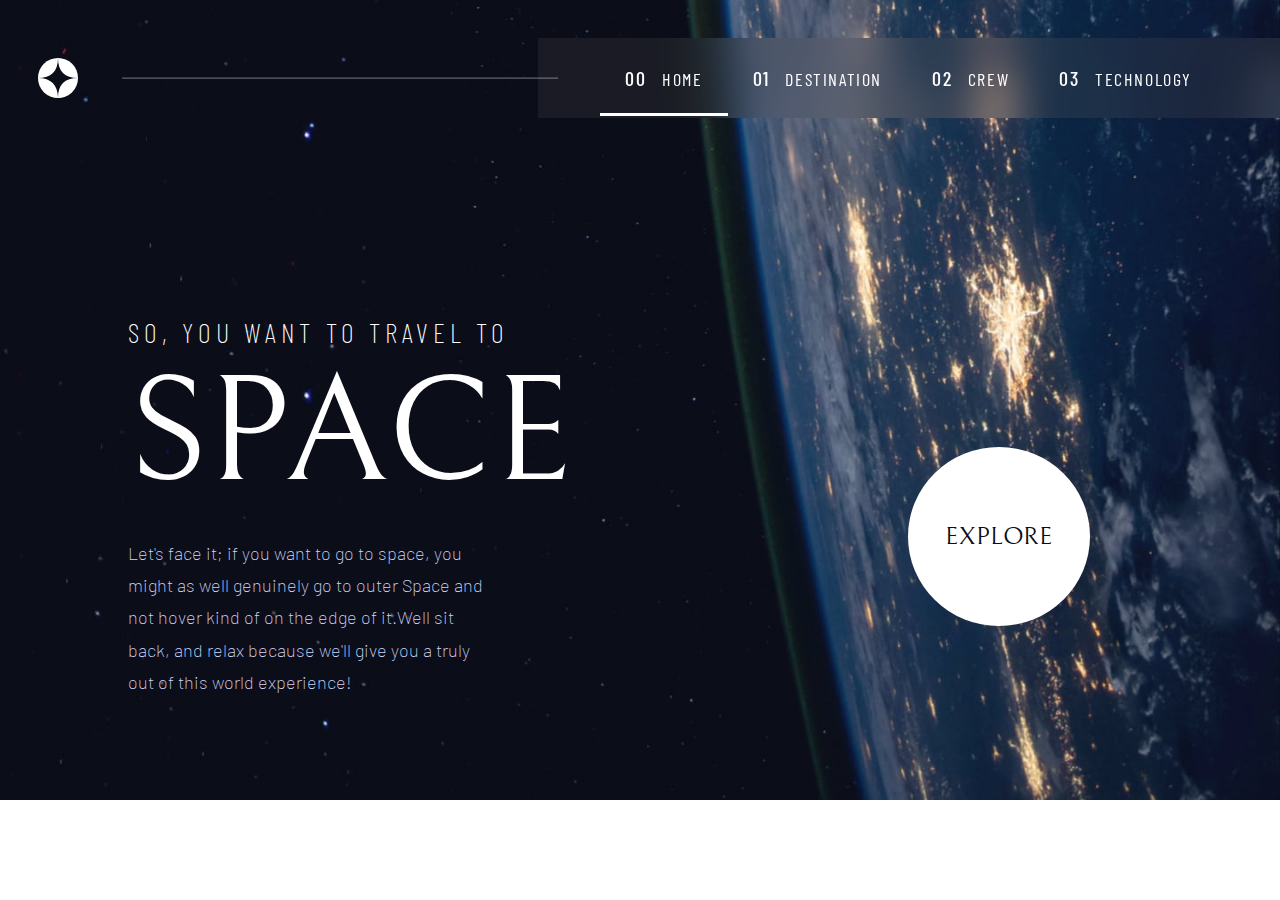
<file: index.html>
<!DOCTYPE html>

<html lang="en">
    <head>
        <meta charset="UTF-8">
        <meta name="viewport" content="width=device-width initial-scale=1.0">
        
        <title>Frontend Mentor | Space tourism website</title>

        <link rel="stylesheet" type="text/css" href="./style.css">
        <link rel="icon" type="image.png" href="starter-code/assets/favicon-32x32.png">
    </head>
    
    <body>
        <div class="home">
            <header>
                <img class="logo" src="starter-code/assets/shared/logo.svg" alt="star-logo">
                <hr class="first-hr">
                <button id="openbtn" onclick="openbtn()">&#9776;</button>
                <div class="navbar sidebar">
                    <nav>
                        <ul>
                            <li><a href="./index.html" class="link" id="home"><button><span>00</span> HOME</button></nav></a></li>
                            <li><a href="./destination.html" class="link"><button><span>01</span> DESTINATION</button></a></li>
                            <li><a href="./crew.html" class="link"><button><span>02</span> CREW</button></a></li>
                            <li><a href="./technology.html" class="link"><button><span>03</span> TECHNOLOGY</button></a></li>
                        </ul>
                    </nav>
                </div>
                <div class="sideNav hidden" id="sidenav">
                    <a href="#" class="closebtn" onclick="closebtn()"> &#10006; </a>
                    <a href="./index.html" class="link2" id="home2"><button><span>00</span> HOME</button></a>
                    <a href="./destination.html" class="link2"><button><span>01</span> DESTINATION</button></a>
                    <a href="./crew.html" class="link2"><button><span>02</span> CREW</button></a>
                    <a href="./technology.html" class="link2"><button><span>03</span> TECHNOLOGY</button></a>
                </div>
            </header>
            <main>
                    <div class="first-page">
                        <div class="text">
                            <h5>SO, YOU WANT TO TRAVEL TO</h5>
                            <h1>SPACE</h1>
                            <p>Let's face it; if you want to go to space, you might as well genuinely go to outer Space
                                and not hover kind of on the edge of it.Well sit back, and relax because we'll give you a truly 
                                out of this world experience!
                            </p>
                        </div>
                        <div class="explore">
                            <a href="./destination.html">EXPLORE</a>
                        </div>
                    </div>
            </main>
            <script src="script.js"></script>
        </div>
    </body>
</html>
</file>
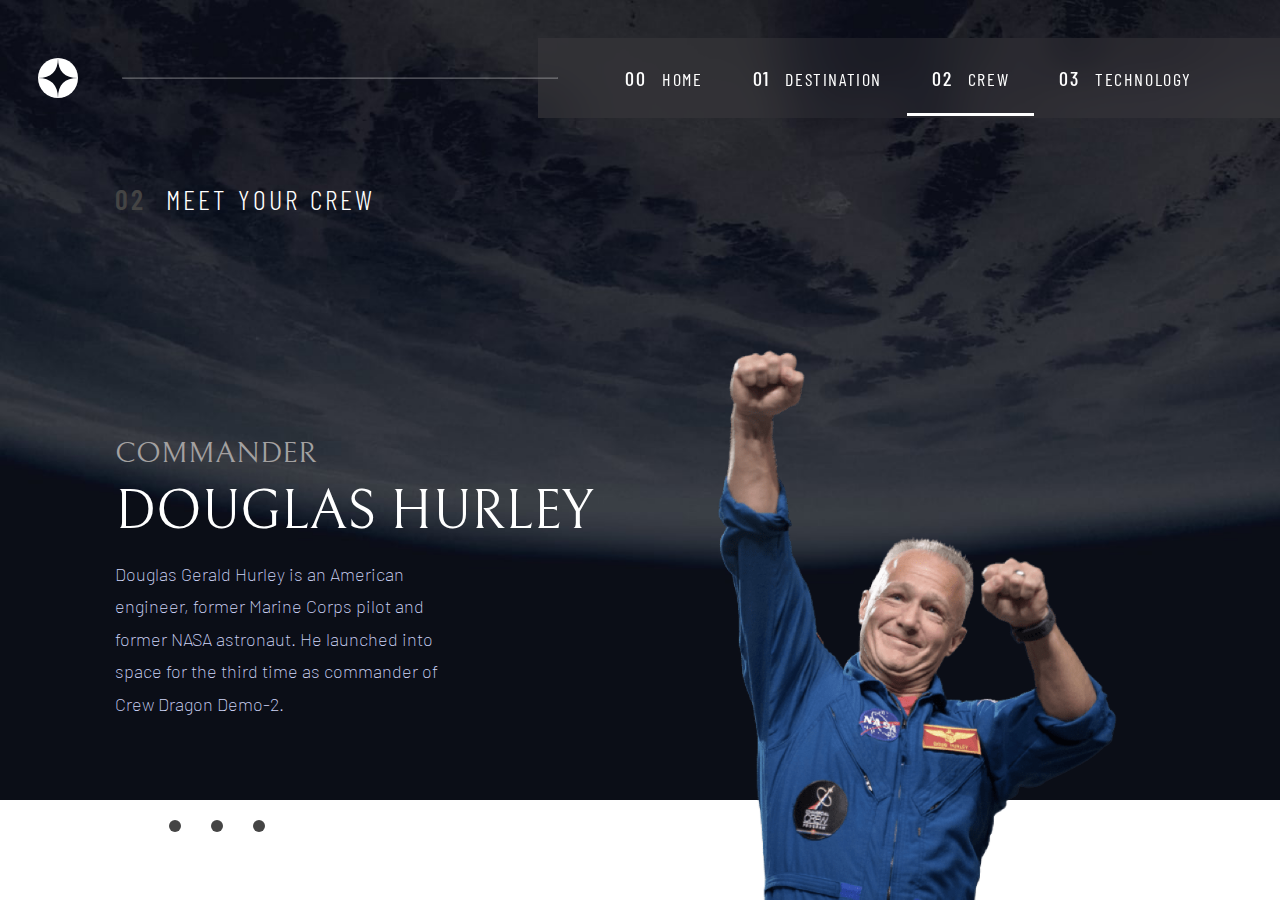
<file: crew.html>
<!DOCTYPE html>

<html>
    <head>
        <meta charset="UTF-8">
        <meta name="viewport" content="width=device-width initial-scale=1.0">
        
        <title>Frontend Mentor | Space tourism website</title>

        <link rel="stylesheet" type="text/css" href="./crew.css">
        <link rel="icon" type="image.png" href="starter-code/assets/favicon-32x32.png">
    </head>

    <body>
        <header>
            <img class="logo" src="starter-code/assets/shared/logo.svg" alt="star-logo">
            <hr class="first-hr">
            <button id="openbtn" onclick="openbtn()">&#9776;</button>
            <div class="navbar sidebar">
                <nav>
                    <ul>
                        <li><a href="./index.html" class="link" id="home"><button><span>00</span> HOME</button></nav></a></li>
                        <li><a href="./destination.html" class="link"><button><span>01</span> DESTINATION</button></a></li>
                        <li><a href="./crew.html" class="link" id="crewnav"><button><span>02</span> CREW</button></a></li>
                        <li><a href="./technology.html" class="link"><button><span>03</span> TECHNOLOGY</button></a></li>
                    </ul>
                </nav>
            </div>
            <div class="sideNav hidden" id="sidenav">
                <a href="#" class="closebtn" onclick="closebtn()"> &#10006; </a>
                <a href="./index.html" class="link2" id="home2"><button><span>00</span> HOME</button></a>
                <a href="./destination.html" class="link2"><button><span>01</span> DESTINATION</button></a>
                <a href="./crew.html" class="link2"><button><span>02</span> CREW</button></a>
                <a href="./technology.html" class="link2"><button><span>03</span> TECHNOLOGY</button></a>
            </div>
        </header>
        <div class="crew">
            <h4 id="meet"><span>02</span> MEET YOUR CREW</h4>
            <div class="main-commander">
                <div class="commander">
                    <h3>COMMANDER</h3>
                    <h2>DOUGLAS HURLEY</h2>
                    <p>Douglas Gerald Hurley is an American engineer, former Marine Corps pilot and former NASA astronaut. 
                        He launched into space for the third time as commander of Crew Dragon Demo-2.</p>
                </div>
                <hr class="line">
                <div class="douglas">
                    <img src="starter-code/assets/crew/image-douglas-hurley.png">
                </div>
            </div>
            
            <div class="main-specialist hide">
                <div class="specialist">
                    <h3>MISSION SPECIALIST</h3>
                    <h2>MARK SHUTTLEWORTH</h2>
                    <p>Mark Richard Shuttleworth is the founder and CEO of Canonical, the company behind the Linux-based Ubuntu operating system. 
                        Shuttleworth became the first South African to travel to space as a space tourist.</p>
                </div>
                <hr class="line">
                <div class="mark">
                    <img src="starter-code/assets/crew/image-mark-shuttleworth.png">
            
                </div>
            </div>
    
            <div class="main-pilot hide">
                <div class="pilot">
                    <h3>PILOT</h3>
                    <h2>VICTOR GLOVER</h2>
                    <p>Pilot on the first operational flight of the SpaceX Crew Dragon to the International Space Station. 
                        Glover is a commander in the U.S. Navy where he pilots an F/A-18.
                        He was a crew member of Expedition 64, and served as a station systems flight engineer.</p>
                </div>
                <hr class="line">
                <div class="victor">
                    <img src="starter-code/assets/crew/image-victor-glover.png">
                </div>
            </div>
    
            <div class="main-engineer hide">
                <div class="engineer">
                    <h3>FLIGHT ENGINEER</h3>
                    <h2>ANOUSHE ANSARI</h2>
                    <p>Anousheh Ansari is an Iranian American engineer and co-founder of Prodea Systems. 
                        Ansari was the fourth self-funded space tourist, 
                        the first self-funded woman to fly to the ISS, and the first Iranian in space.</p>
                </div>
                <hr class="line">
                <div class="anousheh">
                    <img src="starter-code/assets/crew/image-anousheh-ansari.png">
                </div>
            </div>
    
            <div class="changebtn">
                <button id="commander" onclick="showCrew('.main-commander')"></button>
                <button id="specialist" onclick="showCrew('.main-specialist')"></button>
                <button id="pilot" onclick="showCrew('.main-pilot')"></button>
                <button id="engineer" onclick="showCrew('.main-engineer')"></button>
            </div>
        </div>
        <script src="script.js"></script>
    </body>
</file>
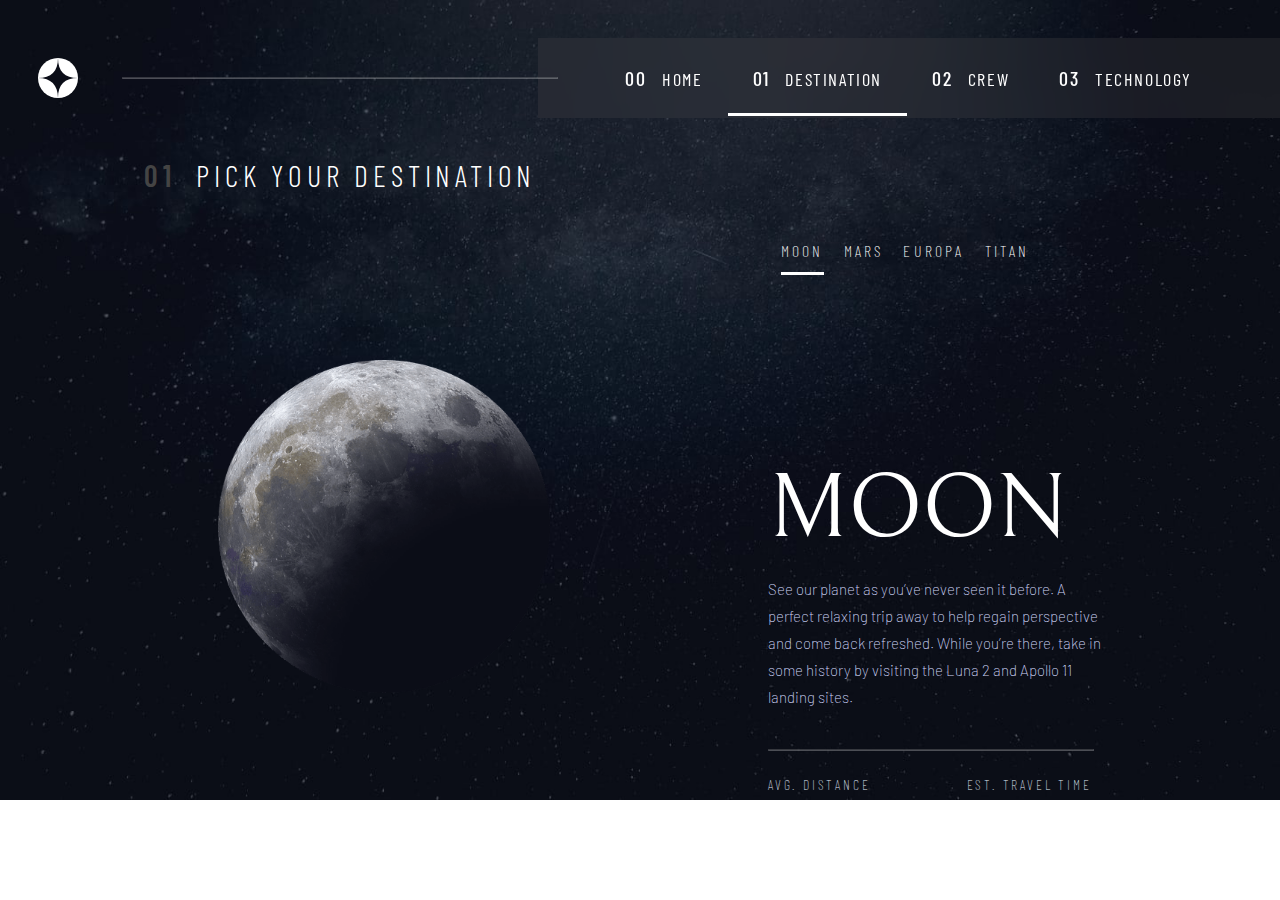
<file: destination.html>
<!DOCTYPE html>

<html>
    <head>
        <meta charset="UTF-8">
        <meta name="viewport" content="width=device-width initial-scale=1.0">
        
        <title>Frontend Mentor | Space tourism website</title>

        <link rel="stylesheet" type="text/css" href="./destination.css">
        <link rel="icon" type="image.png" href="starter-code/assets/favicon-32x32.png">
    </head>

    <body>
        <div class="destinations">
            <header>
                <img class="logo" src="starter-code/assets/shared/logo.svg" alt="star-logo">
                <hr class="first-hr">
                <button id="openbtn" onclick="openbtn()">&#9776;</button>
                <div class="navbar sidebar">
                    <nav>
                        <ul>
                            <li><a href="./index.html" class="link" onclick="navBar()"><button><span>00</span> HOME</button></a></li>
                            <li><a href="./destination.html" class="link" id="destin" onclick="navBar()"><button><span>01</span> DESTINATION</button></a></li>
                            <li><a href="./crew.html" class="link" onclick="navBar()"><button><span>02</span> CREW</button></a></li>
                            <li><a href="./technology.html" class="link" onclick="navBar()"><button><span>03</span> TECHNOLOGY</button></a></li>
                        </ul>
                    </nav>
                </div>
                <div class="sideNav hidden" id="sidenav">
                    <a href="#" class="closebtn" onclick="closebtn()"> &#10006; </a>
                    <a href="./index.html" class="link2"><button><span>00</span> HOME</button></nav></a>
                    <a href="./destination.html" class="link2" id="destination"><button><span>01</span> DESTINATION</button></a>
                    <a href="./crew.html" class="link2"><button><span>02</span> CREW</button></a>
                    <a href="./technology.html" class="link2"><button><span>03</span> TECHNOLOGY</button></a>
                </div>
            </header>
            <div>
                <h4 id="pick"><span>01</span> PICK     YOUR     DESTINATION</h4>
            </div>

            <div class="planets">
                <ul>
                    <li><a id="moon" onclick="showplanet('.main-moon')">MOON</a></li>
                    <li><a id="mars" onclick="showplanet('.main-mars')">MARS</a></li>
                    <li><a id="europa" onclick="showplanet('.main-europa')">EUROPA</a></li>
                    <li><a id="titan" onclick="showplanet('.main-titan')">TITAN</a></li>
                </ul>
            </div>

            <div class="main-moon">
                <div>
                    <img src="starter-code/assets/destination/image-moon.png">
                </div>
                <div class="moon">
                    <h1>MOON</h1>
                    <p class="text">See our planet as you’ve never seen it before. A perfect relaxing trip away to help regain perspective
                        and come back refreshed. While you’re there, take in some history by visiting the Luna 2 and Apollo
                        11 landing sites.</p>
                    <hr class="line">
                    <div class="distime">
                        <div class="distance">
                            <p>AVG. DISTANCE</p>
                            <h4>384,400 KM</h4>
                        </div>
                        <div class="time">
                            <p>EST. TRAVEL TIME</p>
                            <h4>3 DAYS</h4>
                        </div>
                    </div>
                </div>
            </div>

            <div class="main-mars hide">
                <div>
                    <img src="starter-code/assets/destination/image-mars.png">
                </div>
                <div class="mars">
                    <h1>MARS</h1>
                    <p class="text">Don’t forget to pack your hiking boots. You’ll need them to tackle Olympus Mons, the tallest planetary 
                        mountain in our solar system. It’s two and a half times the size of Everest!</p>
                    <hr class="line">
                    <div class="distime">
                        <div class="distance">
                            <p>AVG. DISTANCE</p>
                            <h4>228 MIL. KM</h4>
                        </div>
                        <div class="time">
                            <p>EST. TRAVEL TIME</p>
                            <h4>9 MONTHS</h4>
                        </div>
                    </div>
                </div>
            </div>

            <div class="main-europa hide">
                <div>
                    <img src="starter-code/assets/destination/image-europa.png">
                </div>
                <div class="europa">
                    <h1>EUROPA</h1>
                    <p class="text">The smallest of the four Galilean moons orbiting Jupiter, Europa is a winter lover’s dream. With an icy surface,
                         it’s perfect for a bit of ice skating, curling, hockey, or simple relaxation in your snug wintery cabin.</p>
                    <hr class="line">
                    <div class="distime">
                        <div class="distance">
                            <p>AVG. DISTANCE</p>
                            <h4>628 MIL. KM</h4>
                        </div>
                        <div class="time">
                            <p>EST. TRAVEL TIME</p>
                            <h4>3 YEARS</h4>
                        </div>
                    </div>
                </div>
            </div>

            <div class="main-titan hide">
                <div>
                    <img src="starter-code/assets/destination/image-titan.png">
                </div>
                <div class="titan">
                    <h1>TITAN</h1>
                    <p class="text">The only moon known to have a dense atmosphere other than Earth, Titan is a home away from home (just a few hundred degrees colder!). 
                        As a bonus, you get striking views of the Rings of Saturn.</p>
                    <hr class="line">
                    <div class="distime">
                        <div class="distance">
                            <p>AVG. DISTANCE</p>
                            <h4>1.6 BIL. KM</h4>
                        </div>
                        <div class="time">
                            <p>EST. TRAVEL TIME</p>
                            <h4>7 YEARS</h4>
                        </div>
                    </div>
                </div>
            </div>
            <script src="script.js"></script>
        </div>
    </body>
</file>
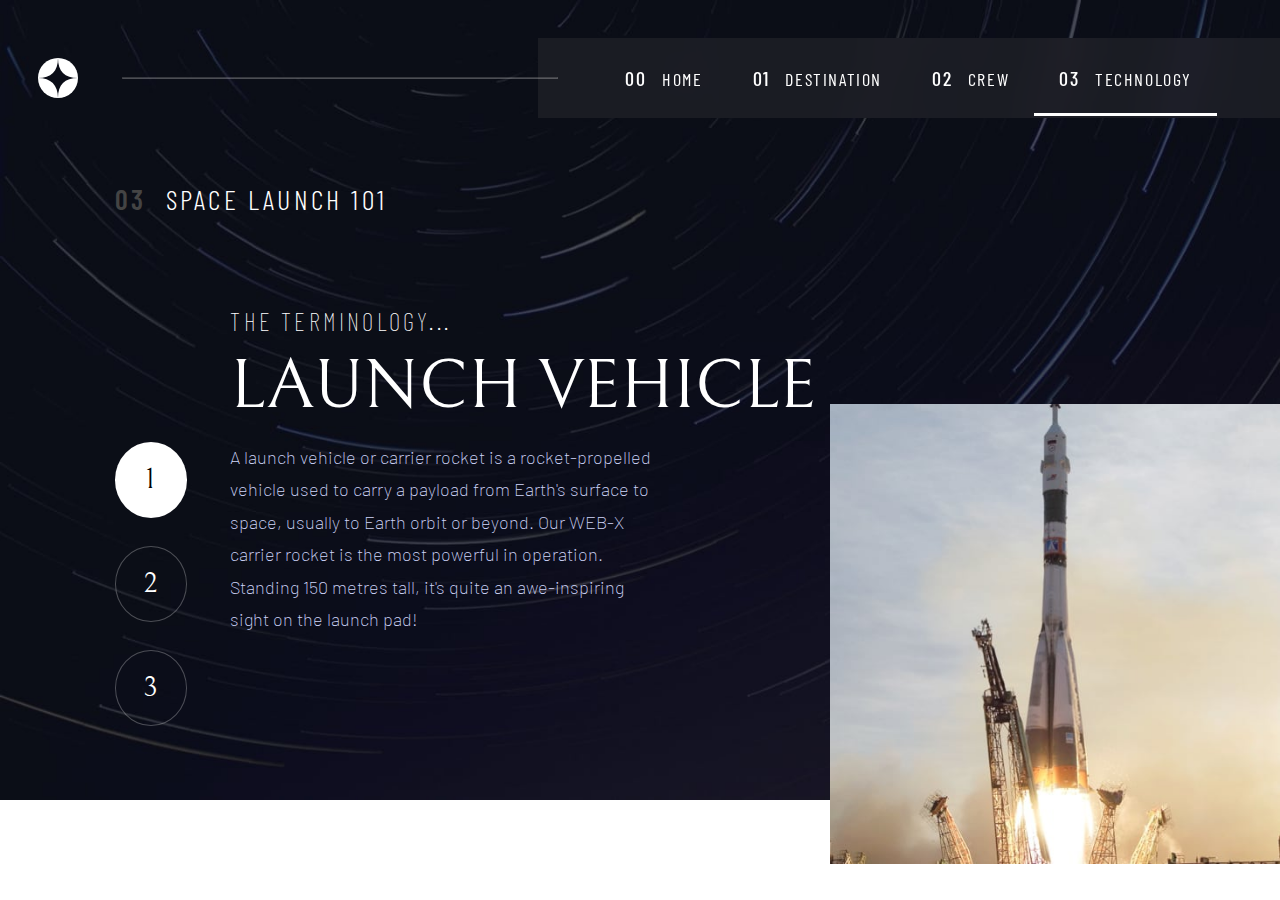
<file: technology.html>
<!DOCTYPE html>

<html>
    <head>
        <meta charset="UTF-8">
        <meta name="viewport" content="width=device-width initial-scale=1.0">
        
        <title>Frontend Mentor | Space tourism website</title>

        <link rel="stylesheet" type="text/css" href="./technology.css">
        <link rel="icon" type="image.png" href="starter-code/assets/favicon-32x32.png">
    </head>

    <body>
        <header>
            <img class="logo" src="starter-code/assets/shared/logo.svg" alt="star-logo">
            <hr class="first-hr">
            <button id="openbtn" onclick="openbtn()">&#9776;</button>
            <div class="navbar sidebar">
                <nav>
                    <ul>
                        <li><a href="./index.html" class="link" id="home"><button><span>00</span> HOME</button></nav></a></li>
                        <li><a href="./destination.html" class="link"><button><span>01</span> DESTINATION</button></a></li>
                        <li><a href="./crew.html" class="link" id="crewnav"><button><span>02</span> CREW</button></a></li>
                        <li><a href="./technology.html" class="link" id="tech"><button><span>03</span> TECHNOLOGY</button></a></li>
                    </ul>
                </nav>
            </div>
            <div class="sideNav hidden" id="sidenav">
                <a href="#" class="closebtn" onclick="closebtn()"> &#10006; </a>
                <a href="./index.html" class="link2" id="home2"><button><span>00</span> HOME</button></a>
                <a href="./destination.html" class="link2"><button><span>01</span> DESTINATION</button></a>
                <a href="./crew.html" class="link2"><button><span>02</span> CREW</button></a>
                <a href="./technology.html" class="link2"><button><span>03</span> TECHNOLOGY</button></a>
            </div>
        </header>

        <div class="technology">
            <h4><span>03</span> SPACE LAUNCH 101</h4>
            <div class="main-mission">
                <div class="btns">
                    <button id="launch" class="first" onclick="showTech('.main-launch')">1</button>
                    <button id="spaceport" onclick="showTech('.main-port')">2</button>
                    <button id="capsule" onclick="showTech('.main-capsule')">3</button>
                </div>

                <div class="main-launch">
                    <div class="launch">
                        <h5>THE TERMINOLOGY...</h5>
                        <h2>LAUNCH VEHICLE</h2>
                        <p>A launch vehicle or carrier rocket is a rocket-propelled vehicle used to carry a payload from Earth's surface to space, 
                            usually to Earth orbit or beyond. Our WEB-X carrier rocket is the most powerful in operation. 
                            Standing 150 metres tall, it's quite an awe-inspiring sight on the launch pad!</p>
                    </div>
                    <div>
                        <img src="starter-code/assets/technology/image-launch-vehicle-portrait.jpg" alt="launch-vehicle">
                    </div>
                </div>

                <div class="main-port hide">
                    <div class="spaceport">
                        <h5>THE TERMINOLOGY...</h5>
                        <h2>SPACEPORT</h2>
                        <p>A spaceport or cosmodrome is a site for launching (or receiving) spacecraft, 
                            by analogy to the seaport for ships or airport for aircraft. Based in the famous Cape Canaveral, 
                            our spaceport is ideally situated to take advantage of the Earth’s rotation for launch.</p>
                    </div>
                    <div>
                        <img src="starter-code/assets/technology/image-spaceport-portrait.jpg" alt="spaceprt">
                    </div>
                </div>

                <div class="main-capsule hide">
                    <div class="capsule">
                        <h5>THE TERMINOLOGY...</h5>
                        <h2>SPACE CAPSULE</h2>
                        <p>A space capsule is an often-crewed spacecraft that uses a blunt-body reentry capsule to reenter the Earth's atmosphere without wings. Our capsule is where you'll spend your time during the flight. 
                            It includes a space gym, cinema, and plenty of other activities to keep you entertained.</p>
                    </div>
                    <div>
                        <img src="starter-code/assets/technology/image-space-capsule-portrait.jpg" alt="space-capsule">
                    </div>
                </div>
            </div>
        </div>
        <script src="script.js"></script>
    </body>
</file>
<file: style.css>
@import url('https://fonts.googleapis.com/css2?family=Bellefair&display=swap');
@import url('https://fonts.googleapis.com/css2?family=Barlow+Condensed:wght@100;200;300;400;500;600;700&display=swap');
@import url('https://fonts.googleapis.com/css2?family=Barlow:ital,wght@0,100;0,200;0,300;0,400;0,500;0,600;0,700;0,800;0,900;1,100;1,200;1,300;1,400;1,500;1,600&display=swap');


* {
    margin: 0;
    padding: 0;
    box-sizing: border-box;
}

body {
    background-repeat: no-repeat;
    font-family: 'Bellefair';
}

header {
    display: flex;
    justify-content: space-between;
    align-items: center;
    margin-top: 3%;
    height: 80px;
}

li {
    list-style: none;
}

button {
    font-family: 'Barlow Condensed', sans-serif;
    font-size: 18px;
    background-color: transparent;
    border: none;
    color: white;
    letter-spacing: 0.1rem;
    margin: 10px 25px;
    cursor: pointer;
}

h1, h2, h3, h4, h5 {
    color:rgb(255, 255, 255);
}

h1{
    font-size: 150px;
    font-weight:400;
    padding-bottom: 2%;
}

h5 {
    font-family: 'Barlow Condensed', sans-serif;
    font-size: 28px;
    letter-spacing: 4.75px;
    font-weight:200;
}

p {
    font-size: 18px;
    font-family:  'Barlow';
    font-weight:200;
    line-height: 1.8em;
    width:46%;
    color:#D0D6F9;
}

.navbar {
    display: flex;
    align-items: center;
    justify-content: center;
    background-color: #5c585832;
    width: 58%;
    height: 100%;
    backdrop-filter: blur(20px);
    font-weight: 100;
}

.logo {
    margin-left: 3%;
    width: 40px;
}

.first-hr {
    z-index: 1;
    width: 34%;
    height: 0.5%;
    border-color: #ffffff44;
    margin-right: -5%;
}

.navbar ul {
    display:flex;
}

.link span {
    color: rgb(255, 255, 255);
    font-size: 20px;
    font-weight: 500;  
    margin-right: 10px; 
}

.link:hover {
    border-bottom: 0.2rem solid rgb(166, 164, 164);
    padding-bottom: 23px;
}

.first-page {
    position: absolute;
    left:10%;
    top:35%;
    display:flex;
}

.first-page .explore {
    margin-right : 23%;
    margin-top: 18%;
}

.first-page a {
    font-size: 25px;
    font-family: 'Bellefair';
    color:rgb(11,13,23);
    padding: 70% 35%;
    background-color: rgb(255, 255, 255);
    border-radius: 50%;
}

.first-page a:hover {
    outline: 50px solid rgba(45, 48, 61, 0.805);
    transition: 0.3s;
}

.explore a {
    text-decoration: none;
}

/* each DESKTOP , MOBILE */
@media screen and (min-width: 1024px) and (max-width: 1780px) {
    body {
        background-image: url("starter-code/assets/home/background-home-desktop.jpg");
        background-size: 100% auto;
    }

    #home {
        border-bottom: 0.2rem solid rgb(255, 255, 255);
        padding-bottom: 23px;
    }

    .sideNav, #openbtn {
        display: none;
    }
}

@media screen and (min-width: 320px) and (max-width: 728px) {
    body {
        background-image: url("starter-code/assets/home/background-home-mobile.jpg");
        background-size: 100% auto;
        background-repeat: no-repeat;
    }
    
    #home2 {
        border-right: 5px solid rgb(255, 255, 255);
    }

    .hidden, .navbar, .first-hr {
        display:none;
    }
    
    .logo {
        width: 40px;
        margin-left: 20px;
    }

    #sidenav {
        height: 100%;
        position: absolute;
        top: 0;
        right: 0%;
        background-color: #5c585832;
        width:70%;
        backdrop-filter: blur(20px);
        z-index: 2;
    }

    .sideNav a {
        display: block;
        margin-top: 12px;
        transition: all 0.3s;
    }

    .sideNav .closebtn {
        margin-left: 80%;
        margin-bottom:20px;
        text-decoration: none;
        font-size: 20px;
        color: white;
        margin-top: 30px;
        margin-bottom: 60px;
    }

    .link2:hover {
        border-right: 5px solid rgb(255, 255, 255);
    }

    #openbtn {
        font-size: 30px;
    }

    .text {
        margin-top: -120px;
    }
    
    .first-page {
        flex-direction: column;
        text-align: center;
        margin-left: -20px;
        margin-right: 20px;
    }
    
    .first-page h1 {
        font-size: 80px;
        margin: 15px 0;
    }

    .first-page h5 {
        font-size: 12px;
    }

    .first-page p {
        text-align: center;
        font-size: 19px;
        width: 96%;
        line-height: 25px;
        margin-left: 3%;
    }
    
    .first-page a {
        font-size:20px;
        padding: 30% 15%;
    }

    .explore {
        margin-left:22%;
        padding-top:22%;
    }
}
</file>
<file: crew.css>
@import url('https://fonts.googleapis.com/css2?family=Bellefair&display=swap');
@import url('https://fonts.googleapis.com/css2?family=Barlow+Condensed:wght@100;200;300;400;500;600;700&display=swap');
@import url('https://fonts.googleapis.com/css2?family=Barlow:ital,wght@0,100;0,200;0,300;0,400;0,500;0,600;0,700;0,800;0,900;1,100;1,200;1,300;1,400;1,500;1,600&display=swap');

* {
    margin: 0;
    padding: 0;
    box-sizing: border-box;
}

body {
    background-image:url("starter-code/assets/crew/background-crew-desktop.jpg");
    background-repeat: no-repeat;
    background-size: 100% auto;
    font-family: 'Bellefair';
}

#crewnav {
    border-bottom: 0.2rem solid rgb(255, 255, 255);
    padding-bottom: 23px;  
}

li {
    list-style: none;
}

.line {
    display: none;
}

.hide {
    display:none;
}

#openbtn {
    display:none;
}

.hidden {
    display:none;
}

header {
    display: flex;
    justify-content: space-between;
    align-items: center;
    margin-top: 3%;
    height: 80px;
}

button {
    font-family: 'Barlow Condensed', sans-serif;
    font-size: 18px;
    background-color: transparent;
    border: none;
    color: white;
    letter-spacing: 0.1rem;
    margin: 10px 25px;
    cursor: pointer;
}

h2, h4 {
    color:rgb(255, 255, 255);
}

h3 {
    font-weight: 100;
    color: rgb(163, 161, 161);
    font-size: 30px;
}

h2 {
    font-size: 55px;
    font-weight: 100;
    margin-top: 10px;
    margin-bottom: 15px;
}

p {
    font-size: 18px;
    font-family:  'Barlow';
    font-weight:200;
    line-height: 1.8em;
    width:30%;
    color:#D0D6F9;
}

.navbar {
    display: flex;
    align-items: center;
    justify-content: center;
    background-color: #5c585832;
    width: 58%;
    height: 100%;
    backdrop-filter: blur(20px);
    font-weight: 100;
}

.logo {
    margin-left: 3%;
    width: 40px;
}

.first-hr {
    z-index: 1;
    width: 34%;
    height: 0.5%;
    border-color: #ffffff44;
    margin-right: -5%;
}

.navbar ul {
    display:flex;
}

.link span {
    color: rgb(255, 255, 255);
    font-size: 20px;
    font-weight: 500;  
    margin-right: 10px; 
}

.link:hover {
    border-bottom: 0.2rem solid rgb(166, 164, 164);
    padding-bottom: 23px;
}

#meet {
    color: white;
    font-family: 'Barlow Condensed', sans-serif;
    font-weight: 100;
    font-size: 28px;
    letter-spacing: 0.2rem;
    font-weight: 300;
    margin-top:5%;
    margin-left:9%;
}

#meet span {
    color: rgb(68, 68, 68);
    padding-right:10px;
    text-align: center;
    justify-content: center; 
    font-weight: 600;
}

.commander, .specialist, .pilot, .engineer {
    position: absolute;
    bottom: 20%;
}

.changebtn {
    position: absolute;
    top:90%;
    left:8%;
}

.changebtn button{
    width: 10px;
    height: 10px;
    border: none;
    border-radius: 50%;
    background-color: rgb(69, 69, 69);
    padding: 6px;
    margin-right: 1px;
}

.changebtn button:hover {
    background-color: #808080;
}

.main-commander, .main-specialist, .main-pilot, .main-engineer {
    padding: 0 9%;
    margin: 1% 0;
}

.douglas img {
    width: 400px;
    height: 550px;
    position: absolute;
    left: 56%;
    bottom:0;
}

#commander {
    background-color: white;
}
/* specialist */
.mark img {
    position: absolute;
    bottom: 0;
    left: 56%;
    width: 350px;
    height: 500px;
}

.victor img {
    position: absolute;
    bottom: 0;
    left: 57%;
    width: 450px;
    height: 500px;
}

.pilot p {
    width: 40%;
}

.anousheh img {
    position: absolute;
    bottom: 0;
    left: 56%;
    width: 450px;
    height: 480px;
}

@media screen and (max-width: 426px) {
    .navbar, .first-hr {
        display: none;
    }

    body {
        background-image:url("starter-code/assets/crew/background-crew-mobile.jpg");
    }

    .douglas img {
        width: 45%;
        height: 30%;
        position: absolute;
        top: 20%;
        left: 32%;
    }

    .mark img {
        width: 40%;
        height: 30%;
        position: absolute;
        top: 20%;
        left: 32%;
    }

    .victor img {
        width: 48%;
        height: 30%;
        position: absolute;
        top: 20%;
        left: 26%;
    }

    .anousheh img {
        width: 56%;
        height: 30%;
        position: absolute;
        top: 20%;
        left: 23%;
    }


    .line {
        display: block;
        border-color: #808080;
        margin-top: 80%;
    }
    
    .sideNav {
        height: 100%;
        position: absolute;
        top: 0;
        right: 0%;
        background-color: #5c585832;
        width:70%;
        backdrop-filter: blur(20px);
        z-index: 2;
    }
    
    .sideNav a {
        display: block;
        margin-top: 12px;
        transition: all 0.3s;
    }
    
    .sideNav .closebtn {
        margin-left: 80%;
        margin-bottom: 20px;
        text-decoration: none;
        font-size: 20px;
        color: white;
        margin-top: 30px;
        margin-bottom: 60px;
    }
    
    .link2:hover {
        border-right: 5px solid rgb(255, 255, 255);
    }
    
    #openbtn {
        display:block;
        font-size: 30px;
    }

    .commander, .specialist, .pilot, .engineer {
        text-align: center;
    }

    h2 {
        font-size: 25px;
        width: 90%;
    }

    h3 {
        font-size: 15px;
        width: 90%;
    }

    p {
        font-size: 15px;
        width: 90%;
    }

    .pilot {
        margin-bottom: -90px;
    }

    .pilot p {
        font-size: 15px;
        width: 90%;
    }

    .logo {
        margin-left: 7%;
    }

    #meet {
        font-size: 16px;
        margin-top:-2px;
        margin-left: 25%;
    }

    .changebtn {
        position: absolute;
        left: 30%;
        top: 53%;
        display: flex;
        justify-content: center;
        
    }
    .changebtn button {
        margin-right:-10px;
    }
    
    .commander {
        margin-bottom: -40px;
    }

    .specialist, .engineer {
        margin-bottom: -70px;
    }
}
</file>
<file: destination.css>
@import url('https://fonts.googleapis.com/css2?family=Bellefair&display=swap');
@import url('https://fonts.googleapis.com/css2?family=Barlow+Condensed:wght@100;200;300;400;500;600;700&display=swap');
@import url('https://fonts.googleapis.com/css2?family=Barlow:ital,wght@0,100;0,200;0,300;0,400;0,500;0,600;0,700;0,800;0,900;1,100;1,200;1,300;1,400;1,500;1,600&display=swap');

* {
    margin: 0;
    padding: 0;
    box-sizing: border-box;
}

body {
    background-image:url("starter-code/assets/destination/background-destination-mobile.jpg");
    background-repeat: no-repeat;
    background-size: 100% auto;
    font-family: 'Bellefair';
}

header {
    display: flex;
    justify-content: space-between;
    align-items: center;
    margin-top: 3%;
    height: 80px;
}

button {
    font-family: 'Barlow Condensed', sans-serif;
    font-size: 18px;
    background-color: transparent;
    border: none;
    color: white;
    letter-spacing: 0.1rem;
    margin: 10px 25px;
    cursor: pointer;
}

li {
    list-style: none;
}

/* for all */
.hidden, .navbar, .hide {
    display:none;
}

.logo {
    margin-left: 7%;
    width: 45px;
}

#destination{
    border-right: 5px solid rgb(255, 255, 255);
}

.sideNav {
    height: 100%;
    position: absolute;
    top: 0;
    right: 0%;
    background-color: #5c585832;
    width:70%;
    backdrop-filter: blur(20px);
    z-index: 2;
}

.sideNav a {
    display: block;
    margin-top: 12px;
    transition: all 0.3s;
}

.sideNav .closebtn {
    margin-left: 80%;
    margin-bottom: 20px;
    text-decoration: none;
    font-size: 20px;
    color: white;
    margin-top: 30px;
    margin-bottom: 60px;
}

.link2:hover {
    border-right: 5px solid rgb(255, 255, 255);
}

#openbtn {
    font-size: 30px;
}

#pick {
    color: white;
    font-family: 'Barlow Condensed', sans-serif;
    font-weight: 100;
    padding: 0px 70px;
    font-size: 18px;
    letter-spacing: 0.1rem;
    font-weight: 200;
    margin: 10px 0 30px 10px;
}

#pick span {
    color: rgb(68, 68, 68);
    padding-right:10px;
    text-align: center;
    justify-content: center; 
    font-weight: 600;
}

.line {
    height: 1%;
    border-color: #ffffff44;
    margin: 10% 0;
}

.planets ul {
    list-style: none;
    color: white;
    display: flex;
    position: relative;
    left: 10%;
    justify-content: space-evenly;
    margin: 45% 0 6% 0;
    font-family: 'Barlow Condensed', sans-serif;
    font-weight: 200;
    letter-spacing: 0.2rem;
    width: 80%;
    position: absolute;
}

.planets li {
    cursor: pointer;
}

/* moon, mars, europa, titan */
.main-moon, .main-mars, .main-europa, .main-titan {
    text-align: center;
}

.main-moon img, .main-mars img, .main-europa img, .main-titan img {
    width: 40%;
    margin-bottom: 15%;
}

#moon {
    border-bottom: 3px solid rgb(255, 255, 255);
    padding-bottom: 12px;
}

.moon, .mars, .europa, .titan {
    width: 85%;
    position: absolute;
    left: 9%;
}

.moon h1, .mars h1, .europa h1, .titan h1 {
    font-weight: 100;
    font-size: 60px;
    color: white;
}

.moon p, .mars p, .europa p, .titan p {
    font-family: 'Barlow Condensed', sans-serif;
    font-size: 20px;
    font-weight: 100;
    color: rgb(224, 236, 250);
    line-height: 28px;
}

.moon h4, .mars h4, .europa h4, .titan h4 {
    font-size: 30px;
    font-weight: 100;
    margin-bottom: 8%;
    margin-top: 3%;
    color: white;
}

@media screen and (min-width: 1024px) and (max-width: 1780px) {
    /* for all */
    body {
        background-image: url("starter-code/assets/destination/background-destination-desktop.jpg");
        background-size: 100% auto; 
    }

    .hide {
        display: none;
    }

    #destin {
        border-bottom: 0.2rem solid rgb(255, 255, 255);
        padding-bottom: 23px;
    }

    #openbtn {
        display:none;
    }

    .navbar {
        display: flex;
        align-items: center;
        justify-content: space-evenly;
        background-color: #5c585832;
        width: 58%;
        height: 100%;
        backdrop-filter: blur(20px);
        font-weight: 100;
    }
    
    .logo {
        margin-left: 3%;
        width: 40px;
    }
    
    .first-hr {
        z-index: 1;
        width: 34%;
        height: 0.5%;
        border-color: #ffffff44;
        margin-right: -5%;
    }
    
    .navbar ul {
        display:flex;
    }

    .link span {
        color: rgb(255, 255, 255);
        font-size: 20px;
        font-weight: 500;  
        margin-right: 10px; 
    }

    .link:hover {
        border-bottom: 0.2rem solid rgb(166, 164, 164);
        padding-bottom: 23px;
    }

    #pick {
        color: white;
        font-family: 'Barlow Condensed', sans-serif;
        font-weight: 100;
        font-size: 30px;
        letter-spacing: 0.3rem;
        font-weight: 300;
        position: absolute;
        left: 5%;
        margin-top: 3%;
    }

    .distime {
        display:flex;
        margin-top: -5%;
    }

    .distime p {
        font-family : 'Barlow Condensed';
        font-size: 14px;
        width:100%;
        letter-spacing: 0.2em;
    }

    .distime h4 {
        font-family: 'Bellefair';
        font-size: 28px;
    }

    .line {
        width:85%;
    }

    .planets {
        position: absolute;
        left: 59%;
        top: 14%;
        width: 20%;
    }

    .planets ul li {
        margin-right: 20px;
        font-size: 16px;
    }

    .planets ul li:hover {
        color:rgb(255, 255, 255);
        border-bottom: 3px solid rgb(255, 255, 255);
        padding-bottom: 5%;
    }

    .time {
        margin-left: 15%;
    }

    /* moon, mars, europa, titan */
    #moon {
        color:rgb(255, 255, 255);
        border-bottom: 3px solid rgb(255, 255, 255);
        padding-bottom: 12px;
    }

    .main-moon img, .main-mars img, .main-europa img, .main-titan img {
        width: 26%;
        position: absolute;
        left: 17%;
        top: 40%;
    }
    
    .moon, .mars, .europa, .titan {
        width: 30%;
        text-align: left;
        position: absolute;
        left: 60%;
        bottom: 6%;
    }

    .moon h1, .mars h1, .europa h1, .titan h1 {
        font-size: 90px;
        margin-bottom:15px;
    }

    .moon .text, .mars .text, .europa .text, .titan .text {
        font-size: 15px;
        font-family:  'Barlow';
        font-weight:200;
        line-height: 1.8em;
        width:90%;
        color:#D0D6F9;
    }
}
</file>
<file: technology.css>
@import url('https://fonts.googleapis.com/css2?family=Bellefair&display=swap');
@import url('https://fonts.googleapis.com/css2?family=Barlow+Condensed:wght@100;200;300;400;500;600;700&display=swap');
@import url('https://fonts.googleapis.com/css2?family=Barlow:ital,wght@0,100;0,200;0,300;0,400;0,500;0,600;0,700;0,800;0,900;1,100;1,200;1,300;1,400;1,500;1,600&display=swap');

* {
    margin: 0;
    padding: 0;
    box-sizing: border-box;
}

body {
    background-image:url("starter-code/assets/technology/background-technology-desktop.jpg");
    background-repeat: no-repeat;
    background-size: 100% auto;
    font-family: 'Bellefair';
}

#tech { 
    border-bottom: 0.2rem solid rgb(255, 255, 255);
    padding-bottom: 23px;  
}

.hide, .hidden, #openbtn {
    display: none;
}

li {
    list-style: none;
}

header {
    display: flex;
    justify-content: space-between;
    align-items: center;
    margin-top: 3%;
    height: 80px;
}

button {
    font-family: 'Barlow Condensed', sans-serif;
    font-size: 18px;
    background-color: transparent;
    border: none;
    color: white;
    letter-spacing: 0.1rem;
    margin: 10px 25px;
    cursor: pointer;
}

h2, h5 {
    color:rgb(255, 255, 255);
}

h5 {
    font-size: 25px;
    font-weight: 100;
    font-family: 'Barlow Condensed', sans-serif;
    letter-spacing: 0.2rem;
}

h2 {
    font-size: 70px;
    font-weight: 100;
    margin-top: 10px;
    margin-bottom: 15px;
}

h4 {
    color: white;
    font-family: 'Barlow Condensed', sans-serif;
    font-weight: 100;
    font-size: 28px;
    letter-spacing: 0.2rem;
    font-weight: 300;
    margin-top:5%;
    margin-left:9%;
}

h4 span {
    color: rgb(68, 68, 68);
    padding-right: 10px;
    text-align: center;
    justify-content: center;
    font-weight: 600;
}

p {
    font-size: 18px;
    font-family: 'Barlow';
    font-weight:200;
    line-height: 1.8em;
    width: 41%;
    color:#D0D6F9;
}

.navbar {
    display: flex;
    align-items: center;
    justify-content: center;
    background-color: #5c585832;
    width: 58%;
    height: 100%;
    backdrop-filter: blur(20px);
    font-weight: 100;
}

.logo {
    margin-left: 3%;
    width: 40px;
}

.first-hr {
    z-index: 1;
    width: 34%;
    height: 0.5%;
    border-color: #ffffff44;
    margin-right: -5%;
}

.navbar ul {
    display:flex;
}

.link span {
    color: rgb(255, 255, 255);
    font-size: 20px;
    font-weight: 500;  
    margin-right: 10px; 
}

.link:hover {
    border-bottom: 0.2rem solid rgb(166, 164, 164);
    padding-bottom: 23px;
}

.launch, .spaceport, .capsule {
    position: absolute;
    left: 18%;
    margin-top: 7%;
}

.main-launch img, .main-port img, .main-capsule img {
    width: 450px;
    position: absolute;
    right: 0;
    bottom:4%;
}

.btns {
    display: grid;
    position: absolute;
    padding: 0;
    left: 7%;
    top: 48%;
}

.btns button {
    font-family: 'Bellefair';
    font-size: 28px;
    border: 1px solid #ffffff44;
    background-color: rgba(0, 0, 0, 0);
    padding: 21px 28px;
    border-radius: 50%;
    margin-bottom: 2vh;
}

.btns button:hover {
    background-color: rgb(97, 96, 96);
    color:black;
    transition: 0.1s;
}

.btns .first {
    background-color: white;
    color: black;
}

@media screen and (max-width: 426px) {
    
    .navbar, .first-hr {
        display: none;
    }

    body {
        background-image:url("starter-code/assets/technology/background-technology-mobile.jpg");
    }

    .sideNav {
        height: 100%;
        position: absolute;
        top: 0;
        right: 0%;
        background-color: #5c585832;
        width:70%;
        backdrop-filter: blur(20px);
        z-index: 2;
    }
    
    .sideNav a {
        display: block;
        margin-top: 12px;
        transition: all 0.3s;
    }
    
    .sideNav .closebtn {
        margin-left: 80%;
        margin-bottom: 20px;
        text-decoration: none;
        font-size: 20px;
        color: white;
        margin-top: 30px;
        margin-bottom: 60px;
    }
    
    .link2:hover {
        border-right: 5px solid rgb(255, 255, 255);
    }
    
    #openbtn {
        display:block;
        font-size: 30px;
    }

    .logo {
        margin-left: 7%;
    }
    
    h5 {
        font-size: 15px;
    }
    
    h2 {
        font-size: 22px;
    }
    
    h4 {
        font-size: 16px;
        margin-top:-2px;
        margin-left: 25%;
    }
    
    p {
        width: 90%;
        font-size: 15px;
        position: absolute;
        left: 20px;
    }

    .launch, .spaceport, .capsule {
        text-align: center;
        position: absolute;
        left: 0;
        right: 0;
        bottom: 32%;
    }

    .main-launch img, .main-port img, .main-capsule img {
        height: 170px;
        width: 375px;
        position: absolute;
        top:20%;
    }
    .main-launch img{
        background-image: url('./starter-code/assets/technology/image-launch-vehicle-landscape.jpg')
    }
    
    .btns {
        display:flex;
        flex-direction: row;
        margin-left:15%;
    }

    .btns button {
        font-size: 16px;
        padding: 10px 17px;
        margin-right: -2vw;
    }
}
</file>
